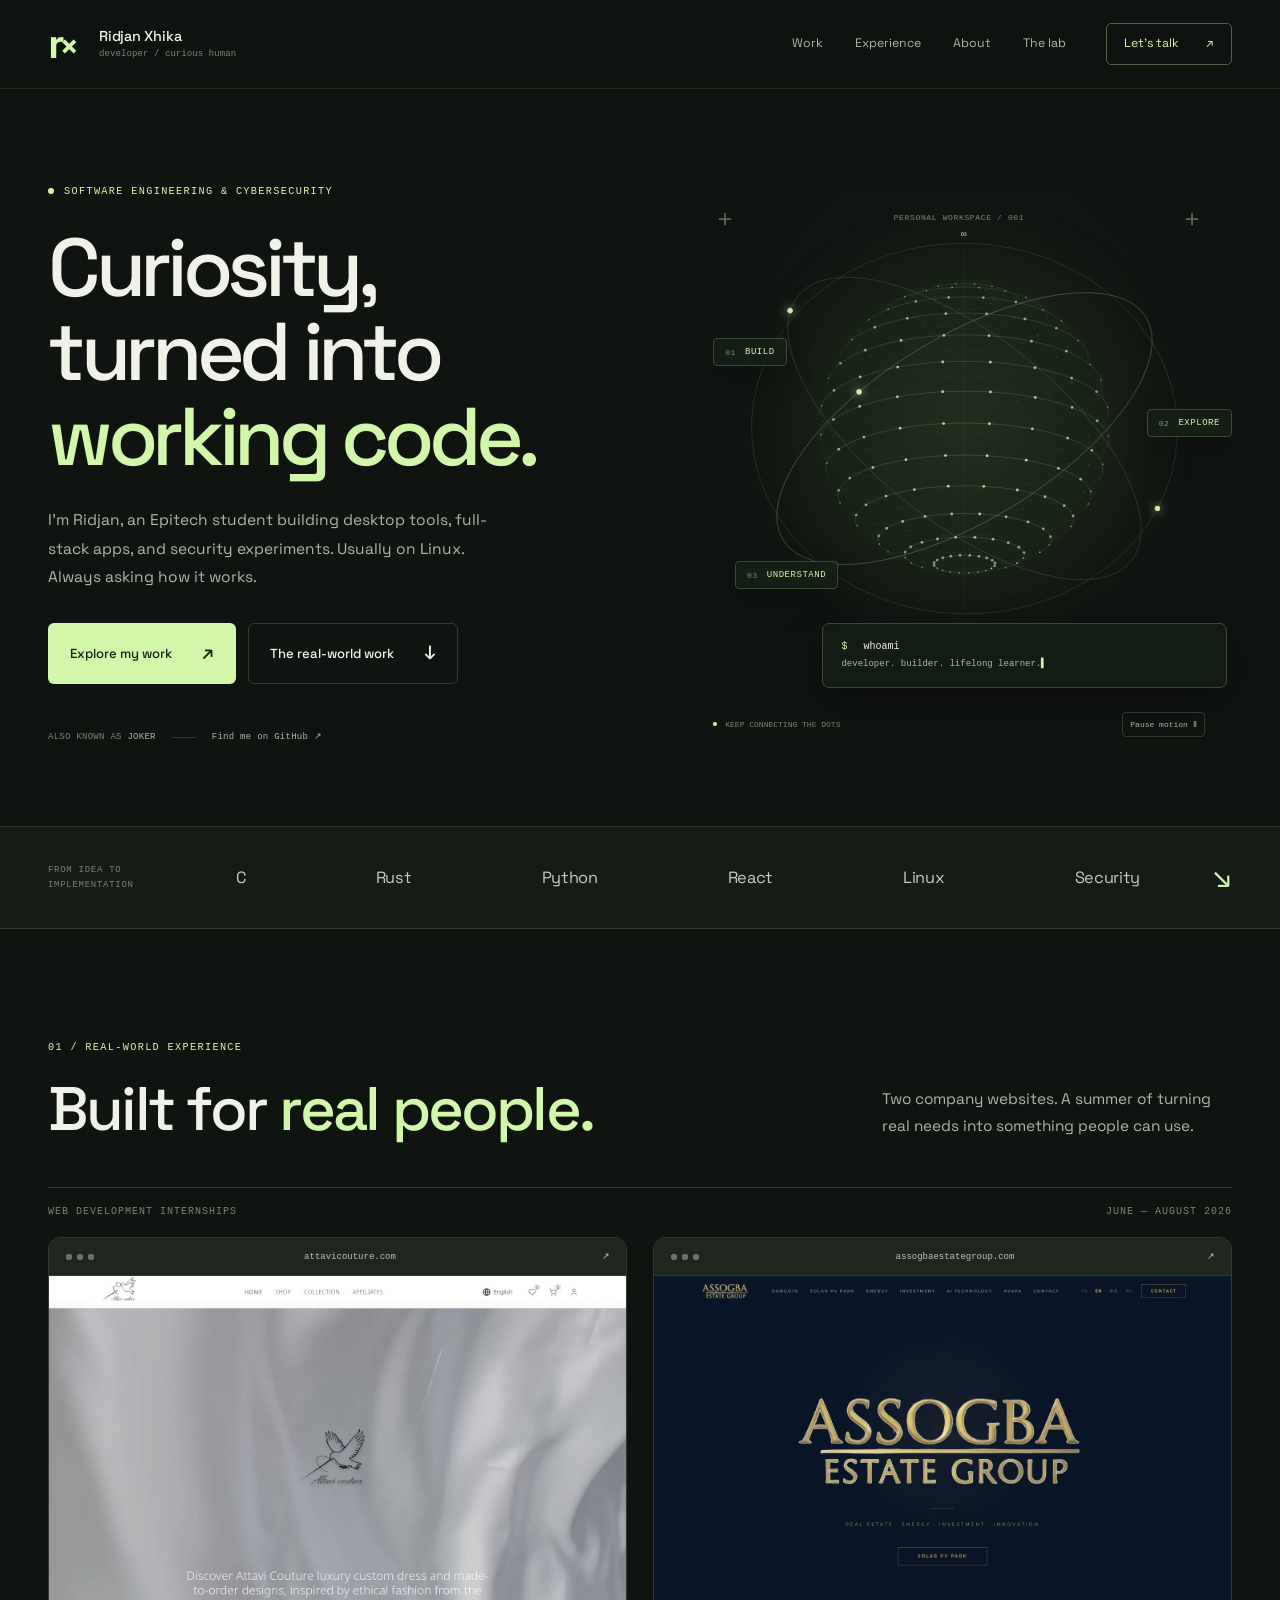
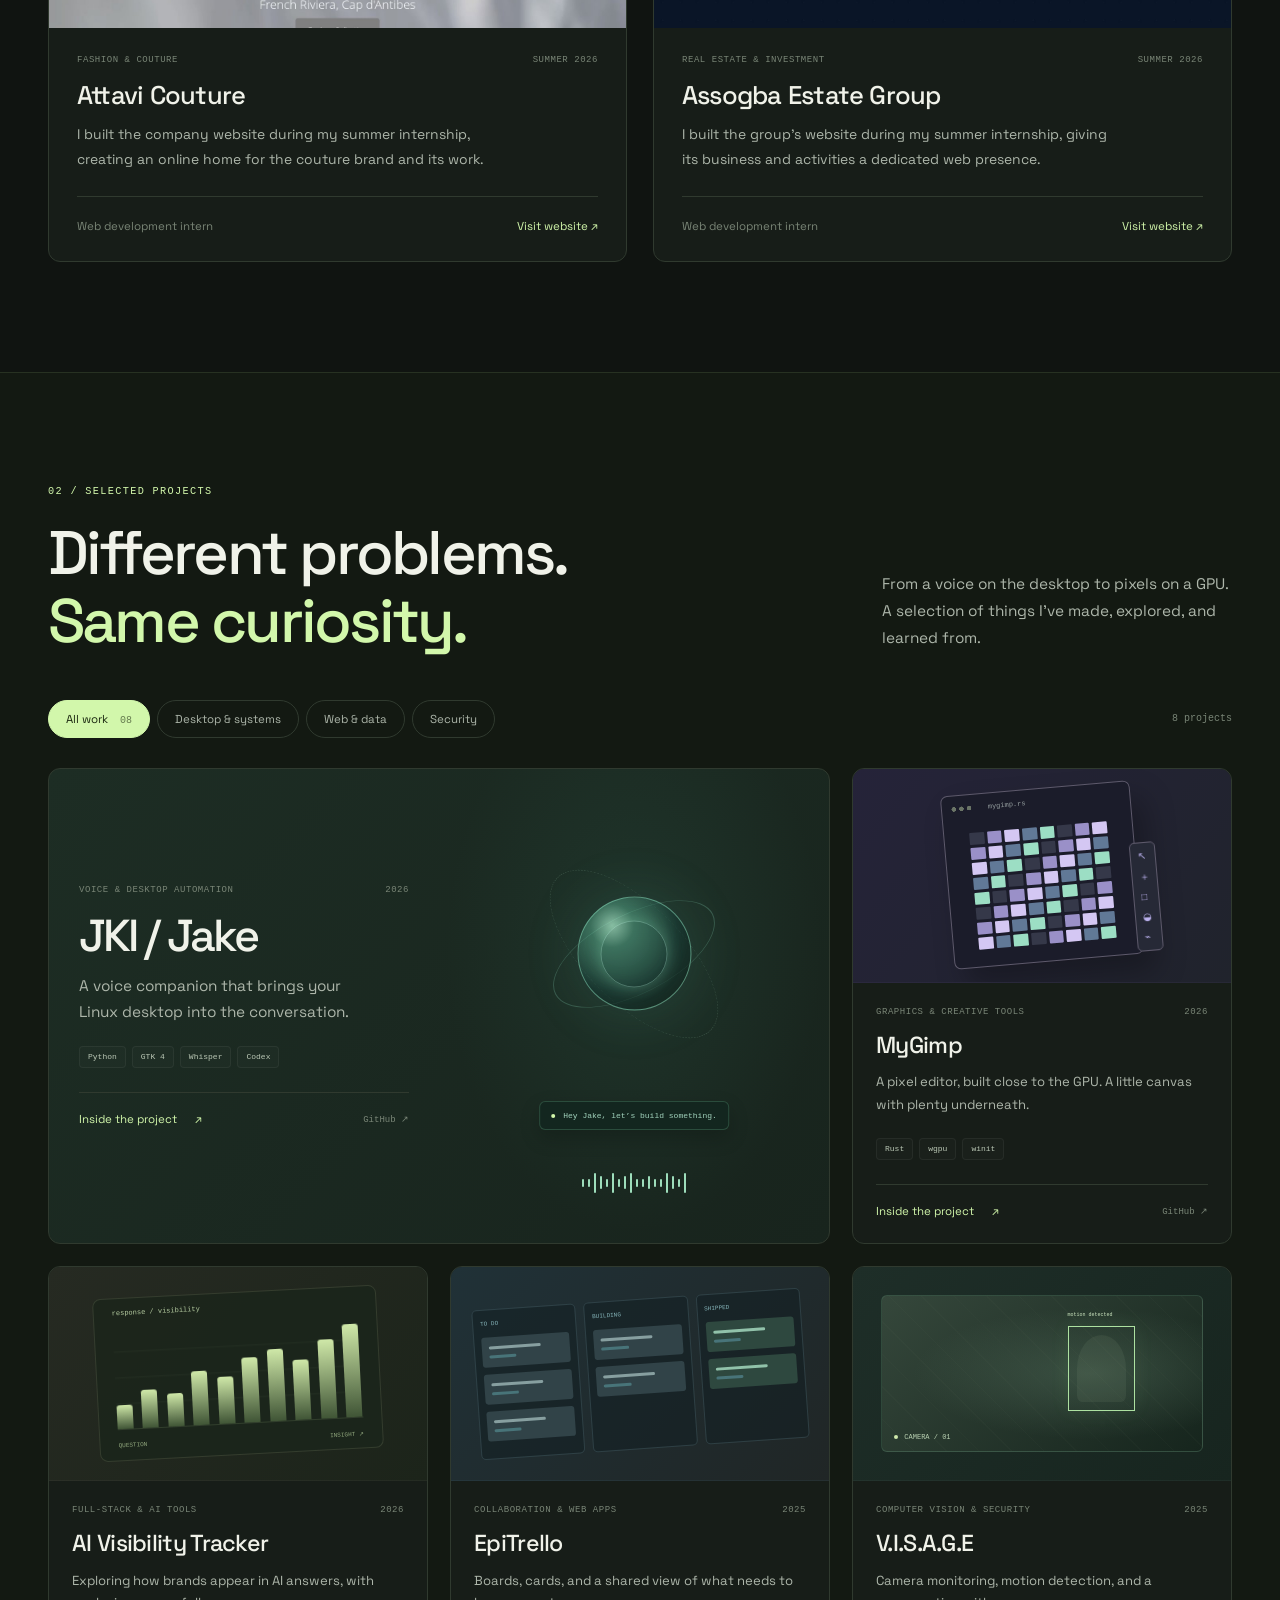
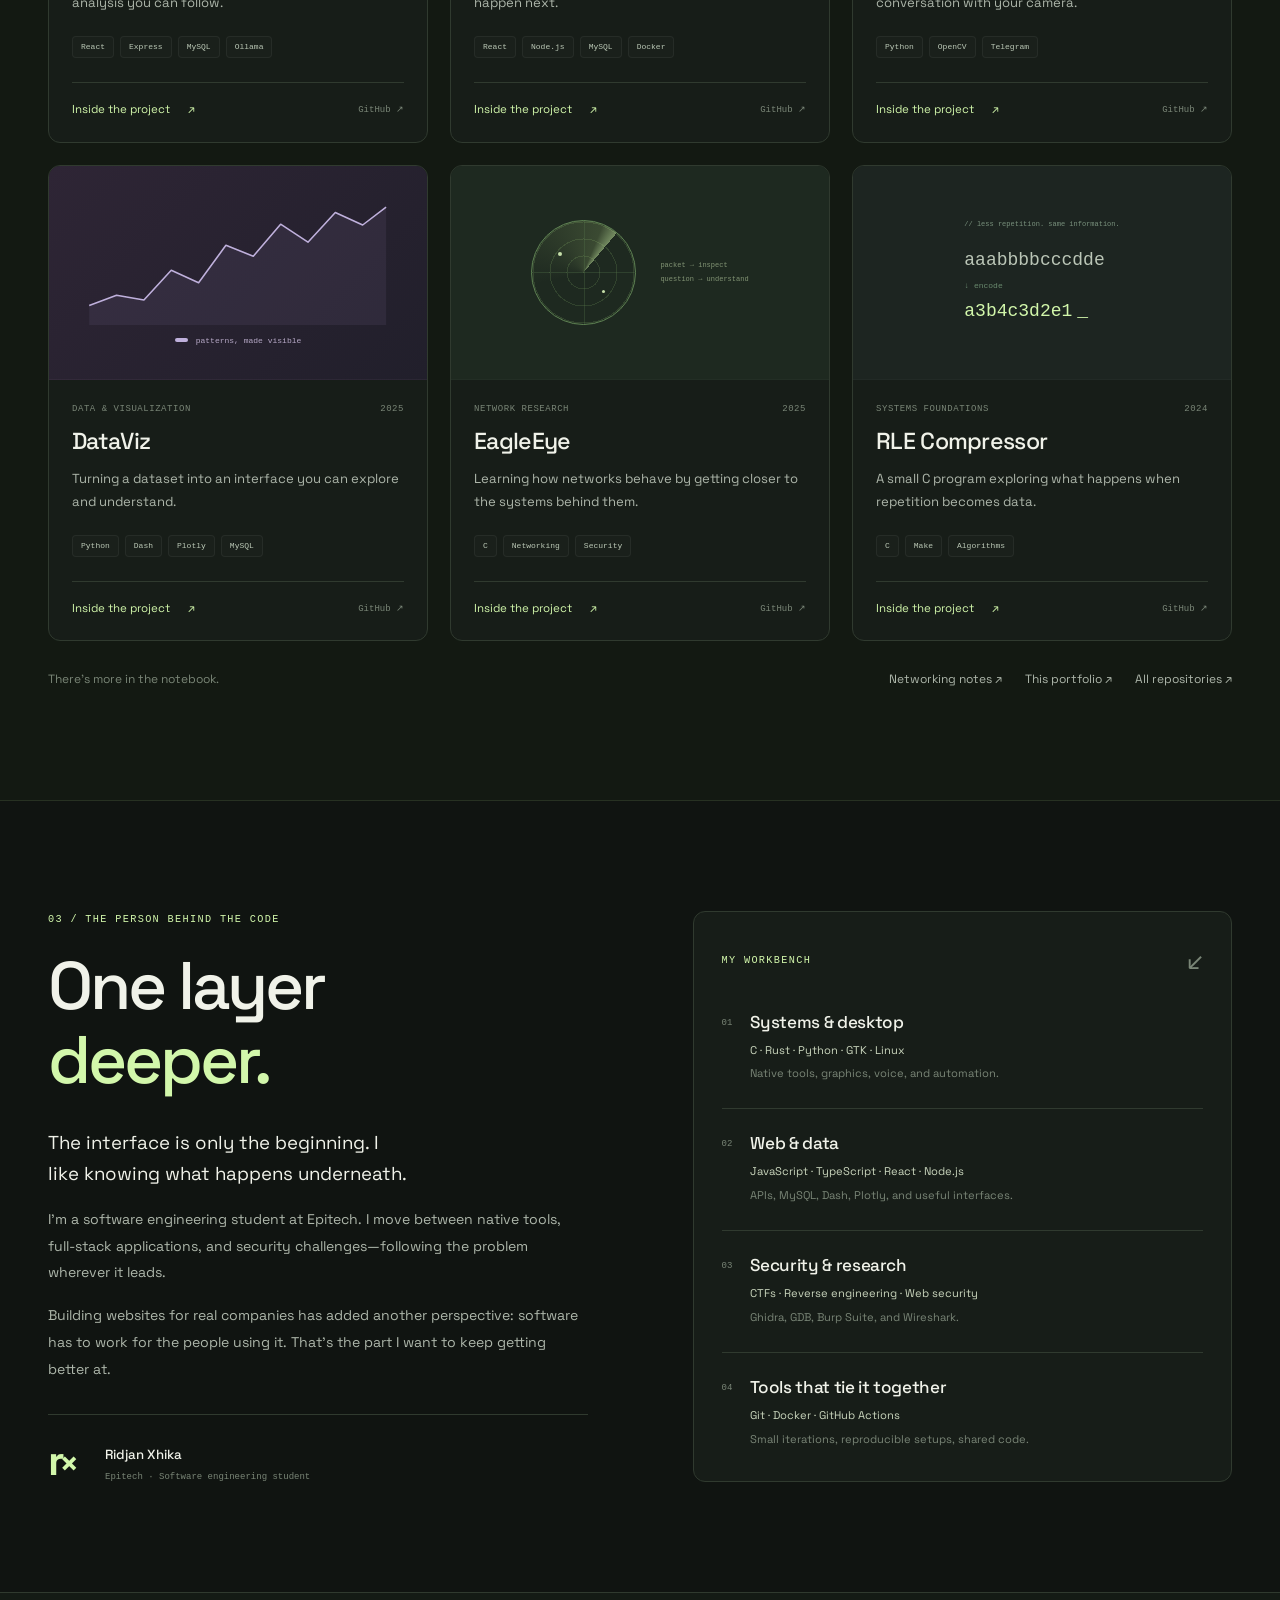
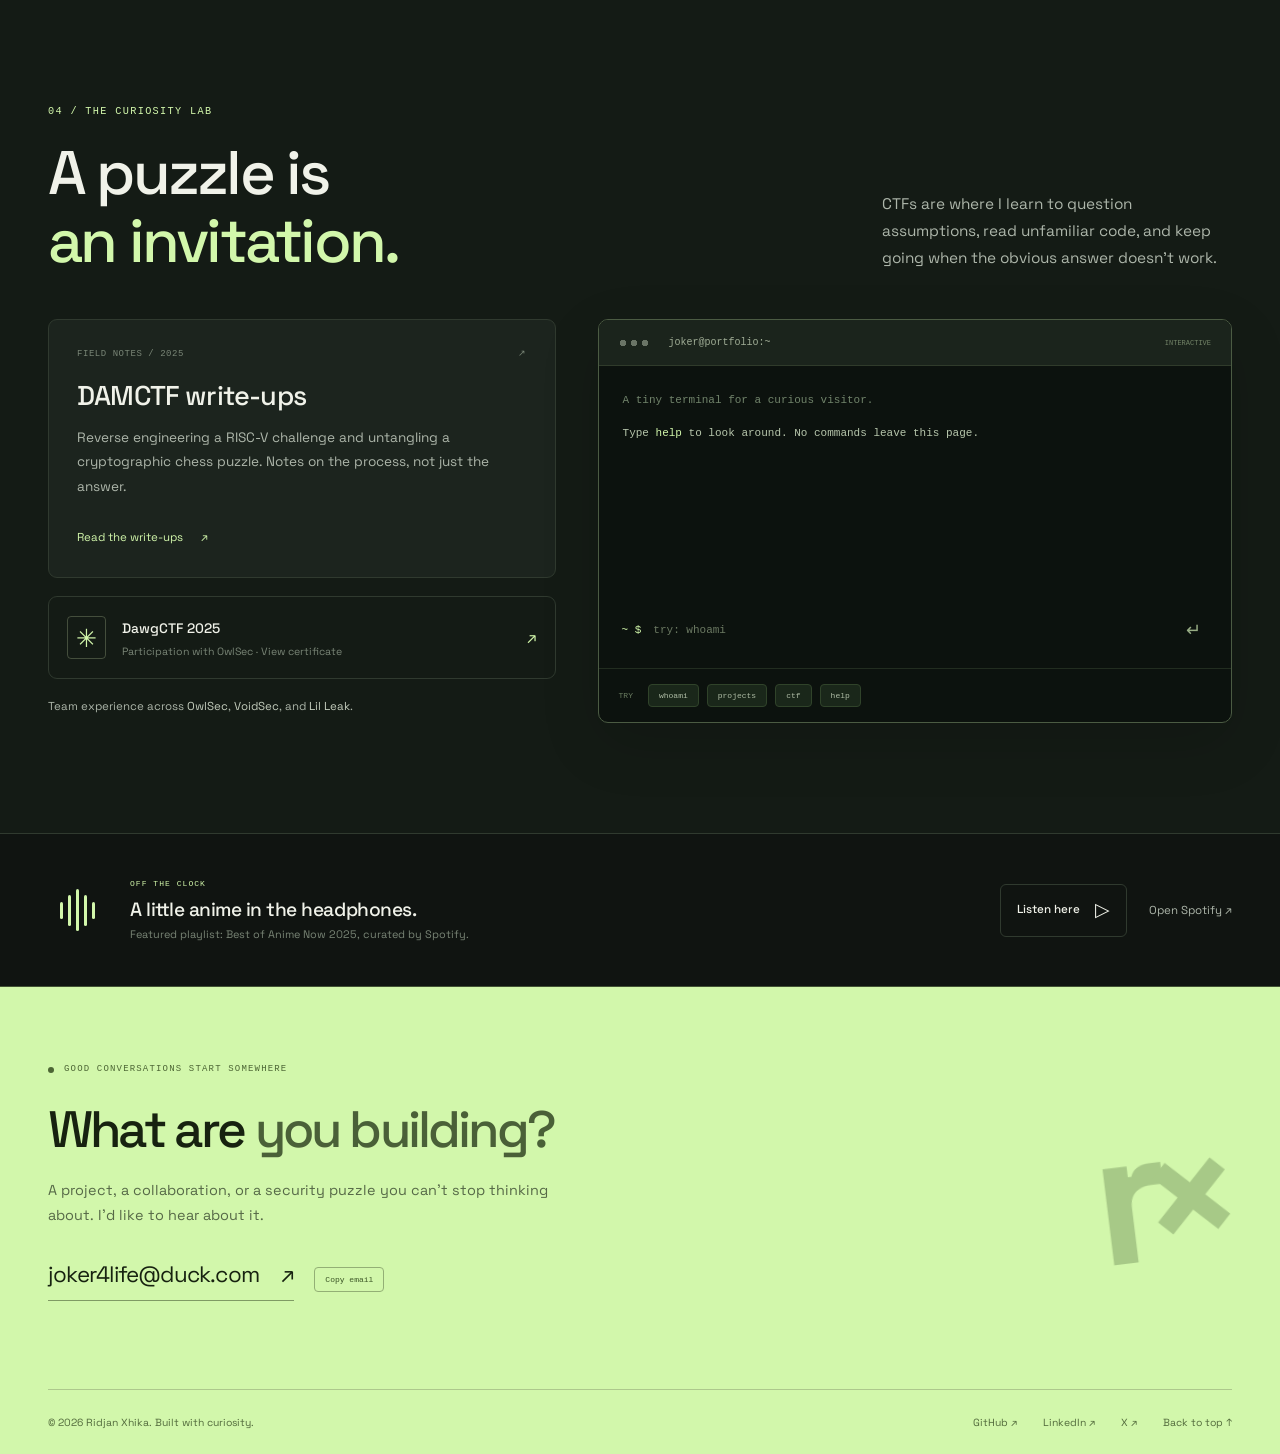
<file: index.html>
<!doctype html>
<html lang="en">
<head>
  <meta charset="utf-8">
  <meta name="viewport" content="width=device-width, initial-scale=1">
  <meta name="theme-color" content="#101411">
  <meta name="description" content="Ridjan Xhika — Epitech student, developer and CTF player. Explore Linux voice tools, Rust graphics, full-stack applications, security projects and web-development internships.">
  <meta property="og:type" content="website">
  <meta property="og:title" content="Ridjan Xhika — Curiosity, turned into working code.">
  <meta property="og:description" content="Software, systems and security. Selected projects and real-world websites by Ridjan Xhika.">
  <meta property="og:url" content="https://ridjan-xhika.github.io/portfolio/">
  <meta property="og:image" content="https://ridjan-xhika.github.io/portfolio/assets/social-card.png">
  <meta name="twitter:card" content="summary_large_image">
  <link rel="canonical" href="https://ridjan-xhika.github.io/portfolio/">
  <link rel="icon" href="assets/favicon.svg" type="image/svg+xml">
  <link rel="preload" href="assets/fonts/space-grotesk-700.ttf" as="font" type="font/ttf" crossorigin>
  <link rel="stylesheet" href="css/style.css">
  <script src="js/site.js" defer></script>
  <title>Ridjan Xhika — Developer & CTF Player</title>
</head>
<body>
  <a class="skip-link" href="#main">Skip to content</a>
  <header class="site-header">
    <nav class="nav wrap" aria-label="Main navigation">
      <a class="brand" href="#home" aria-label="Ridjan Xhika, home"><span class="brand-mark" aria-hidden="true">r<span>×</span></span><span>Ridjan Xhika<span class="brand-sub">developer / curious human</span></span></a>
      <button class="menu-toggle" aria-expanded="false" aria-controls="nav-links"><span></span><span></span><span class="sr-only">Toggle navigation</span></button>
      <div id="nav-links" class="nav-links"><a href="#work">Work</a><a href="#experience">Experience</a><a href="#about">About</a><a href="#lab">The lab</a><a class="nav-contact" href="#contact">Let’s talk <span aria-hidden="true">↗</span></a></div>
    </nav>
  </header>
  <main id="main">
    <section class="hero wrap" id="home" aria-labelledby="hero-title">
      <div class="hero-copy">
        <p class="eyebrow"><span class="status-dot"></span> SOFTWARE ENGINEERING & CYBERSECURITY</p>
        <h1 id="hero-title">Curiosity,<br>turned into<br><span>working code.</span></h1>
        <p class="hero-description">I’m Ridjan, an Epitech student building desktop tools, full-stack apps, and security experiments. Usually on Linux. Always asking how it works.</p>
        <div class="hero-actions"><a class="button button-primary" href="#work">Explore my work <span aria-hidden="true">↗</span></a><a class="button button-quiet" href="#experience">The real-world work <span aria-hidden="true">↓</span></a></div>
        <div class="hero-footnote"><span>ALSO KNOWN AS <b>JOKER</b></span><span class="small-line"></span><a href="https://github.com/ridjan-xhika" target="_blank" rel="noopener noreferrer">Find me on GitHub ↗</a></div>
      </div>
      <div class="hero-visual">
        <div class="visual-top"><span class="crosshair">＋</span><span>PERSONAL WORKSPACE / 001</span><span class="crosshair">＋</span></div>
        <canvas id="constellation" width="560" height="560" aria-hidden="true"></canvas>
        <div class="visual-tag tag-code"><span>01</span> BUILD</div><div class="visual-tag tag-security"><span>02</span> EXPLORE</div><div class="visual-tag tag-learn"><span>03</span> UNDERSTAND</div>
        <div class="visual-terminal"><div><span class="terminal-dollar">$</span> whoami</div><p>developer. builder. lifelong learner.<span class="cursor">▍</span></p></div>
        <div class="visual-bottom"><span><i class="status-dot"></i> KEEP CONNECTING THE DOTS</span><button id="motion-toggle" class="motion-toggle" aria-pressed="false">Pause motion <span aria-hidden="true">Ⅱ</span></button></div>
      </div>
    </section>
    <div class="stack-strip"><div class="wrap"><span class="strip-label">FROM IDEA TO IMPLEMENTATION</span><div><span>C</span><span>Rust</span><span>Python</span><span>React</span><span>Linux</span><span>Security</span></div><span aria-hidden="true">↘</span></div></div>

    <section class="section wrap" id="experience" aria-labelledby="experience-title">
      <div class="section-heading reveal"><div><p class="eyebrow">01 / REAL-WORLD EXPERIENCE</p><h2 id="experience-title">Built for <span>real people.</span></h2></div><p>Two company websites. A summer of turning real needs into something people can use.</p></div>
      <div class="experience-label"><span>WEB DEVELOPMENT INTERNSHIPS</span><span>JUNE — AUGUST 2026</span></div>
      <div class="experience-grid">
        <article class="experience-card reveal"><a class="site-preview" href="https://attavicouture.com/" target="_blank" rel="noopener noreferrer" aria-label="Visit Attavi Couture"><div class="browser-bar"><span class="window-dots"></span><span>attavicouture.com</span><span>↗</span></div><img src="assets/attavi-website.jpg" alt="Homepage of the Attavi Couture website" width="1440" height="1000" loading="lazy"></a><div class="experience-content"><div class="project-meta"><span>FASHION & COUTURE</span><span>SUMMER 2026</span></div><h3>Attavi Couture</h3><p>I built the company website during my summer internship, creating an online home for the couture brand and its work.</p><div class="experience-bottom"><span>Web development intern</span><a href="https://attavicouture.com/" target="_blank" rel="noopener noreferrer">Visit website ↗</a></div></div></article>
        <article class="experience-card reveal"><a class="site-preview" href="https://www.assogbaestategroup.com/" target="_blank" rel="noopener noreferrer" aria-label="Visit Assogba Estate Group"><div class="browser-bar"><span class="window-dots"></span><span>assogbaestategroup.com</span><span>↗</span></div><img src="assets/assogba-website.jpg" alt="Homepage of the Assogba Estate Group website" width="1440" height="1000" loading="lazy"></a><div class="experience-content"><div class="project-meta"><span>REAL ESTATE & INVESTMENT</span><span>SUMMER 2026</span></div><h3>Assogba Estate Group</h3><p>I built the group’s website during my summer internship, giving its business and activities a dedicated web presence.</p><div class="experience-bottom"><span>Web development intern</span><a href="https://www.assogbaestategroup.com/" target="_blank" rel="noopener noreferrer">Visit website ↗</a></div></div></article>
      </div>
    </section>

    <section class="section work-section" id="work" aria-labelledby="work-title"><div class="wrap">
      <div class="section-heading reveal"><div><p class="eyebrow">02 / SELECTED PROJECTS</p><h2 id="work-title">Different problems.<br><span>Same curiosity.</span></h2></div><p>From a voice on the desktop to pixels on a GPU. A selection of things I’ve made, explored, and learned from.</p></div>
      <div class="work-toolbar"><div class="filters" role="group" aria-label="Filter projects"><button class="filter is-active" data-filter="all" aria-pressed="true">All work <span>08</span></button><button class="filter" data-filter="desktop" aria-pressed="false">Desktop & systems</button><button class="filter" data-filter="web" aria-pressed="false">Web & data</button><button class="filter" data-filter="security" aria-pressed="false">Security</button></div><span id="project-count" class="project-count" role="status" aria-live="polite">8 projects</span></div>
      <div class="projects-grid"><article class="project-card project-featured reveal" data-category="desktop" data-project="jki">
      <div class="project-art art-jake" aria-hidden="true"><div class="mini-orbit"><i></i><i></i><div class="jake-core"><span></span></div></div><div class="jake-message"><span class="status-dot"></span> Hey Jake, let’s build something.</div><div class="voice-wave"><i></i><i></i><i></i><i></i><i></i><i></i><i></i><i></i><i></i><i></i><i></i><i></i><i></i><i></i><i></i><i></i><i></i><i></i></div></div>
      <div class="project-content"><div class="project-meta"><span>Voice & desktop automation</span><span>2026</span></div>
      <h3>JKI / Jake</h3><p>A voice companion that brings your Linux desktop into the conversation.</p><ul class="tags" aria-label="Technologies"><li>Python</li><li>GTK 4</li><li>Whisper</li><li>Codex</li></ul>
      <div class="project-actions"><button class="text-button" data-open-project="jki">Inside the project <span aria-hidden="true">↗</span><span class="sr-only">: JKI / Jake</span></button><a class="repo-link" href="https://github.com/ridjan-xhika/JKI" target="_blank" rel="noopener noreferrer" aria-label="View JKI / Jake on GitHub">GitHub <span aria-hidden="true">↗</span></a></div></div>
    </article>
<article class="project-card  reveal" data-category="desktop" data-project="mygimp">
      <div class="project-art art-pixels" aria-hidden="true"><div class="pixel-editor"><div class="mini-title"><span class="window-dots"></span> mygimp.rs</div><div class="pixel-grid"><i class="p0" style="--i:0"></i><i class="p1" style="--i:1"></i><i class="p2" style="--i:2"></i><i class="p3" style="--i:3"></i><i class="p4" style="--i:4"></i><i class="p0" style="--i:5"></i><i class="p1" style="--i:6"></i><i class="p2" style="--i:7"></i><i class="p1" style="--i:8"></i><i class="p2" style="--i:9"></i><i class="p3" style="--i:10"></i><i class="p4" style="--i:11"></i><i class="p0" style="--i:12"></i><i class="p1" style="--i:13"></i><i class="p2" style="--i:14"></i><i class="p3" style="--i:15"></i><i class="p2" style="--i:16"></i><i class="p3" style="--i:17"></i><i class="p4" style="--i:18"></i><i class="p0" style="--i:19"></i><i class="p1" style="--i:20"></i><i class="p2" style="--i:21"></i><i class="p3" style="--i:22"></i><i class="p4" style="--i:23"></i><i class="p3" style="--i:24"></i><i class="p4" style="--i:25"></i><i class="p0" style="--i:26"></i><i class="p1" style="--i:27"></i><i class="p2" style="--i:28"></i><i class="p3" style="--i:29"></i><i class="p4" style="--i:30"></i><i class="p0" style="--i:31"></i><i class="p4" style="--i:32"></i><i class="p0" style="--i:33"></i><i class="p1" style="--i:34"></i><i class="p2" style="--i:35"></i><i class="p3" style="--i:36"></i><i class="p4" style="--i:37"></i><i class="p0" style="--i:38"></i><i class="p1" style="--i:39"></i><i class="p0" style="--i:40"></i><i class="p1" style="--i:41"></i><i class="p2" style="--i:42"></i><i class="p3" style="--i:43"></i><i class="p4" style="--i:44"></i><i class="p0" style="--i:45"></i><i class="p1" style="--i:46"></i><i class="p2" style="--i:47"></i><i class="p1" style="--i:48"></i><i class="p2" style="--i:49"></i><i class="p3" style="--i:50"></i><i class="p4" style="--i:51"></i><i class="p0" style="--i:52"></i><i class="p1" style="--i:53"></i><i class="p2" style="--i:54"></i><i class="p3" style="--i:55"></i><i class="p2" style="--i:56"></i><i class="p3" style="--i:57"></i><i class="p4" style="--i:58"></i><i class="p0" style="--i:59"></i><i class="p1" style="--i:60"></i><i class="p2" style="--i:61"></i><i class="p3" style="--i:62"></i><i class="p4" style="--i:63"></i></div><div class="pixel-tools"><span>↖</span><span>＋</span><span>□</span><span>◒</span><span>⌁</span></div></div></div>
      <div class="project-content"><div class="project-meta"><span>Graphics & creative tools</span><span>2026</span></div>
      <h3>MyGimp</h3><p>A pixel editor, built close to the GPU. A little canvas with plenty underneath.</p><ul class="tags" aria-label="Technologies"><li>Rust</li><li>wgpu</li><li>winit</li></ul>
      <div class="project-actions"><button class="text-button" data-open-project="mygimp">Inside the project <span aria-hidden="true">↗</span><span class="sr-only">: MyGimp</span></button><a class="repo-link" href="https://github.com/ridjan-xhika/MyGimp" target="_blank" rel="noopener noreferrer" aria-label="View MyGimp on GitHub">GitHub <span aria-hidden="true">↗</span></a></div></div>
    </article>
<article class="project-card  reveal" data-category="web" data-project="visibility">
      <div class="project-art art-chart" aria-hidden="true"><div class="chart-art"><div class="mini-title">response / visibility</div><div class="chart-bars"><i style="--h:24%"></i><i style="--h:38%"></i><i style="--h:33%"></i><i style="--h:55%"></i><i style="--h:47%"></i><i style="--h:66%"></i><i style="--h:73%"></i><i style="--h:61%"></i><i style="--h:80%"></i><i style="--h:94%"></i></div><div class="chart-baseline"><span>QUESTION</span><span>INSIGHT ↗</span></div></div></div>
      <div class="project-content"><div class="project-meta"><span>Full-stack & AI tools</span><span>2026</span></div>
      <h3>AI Visibility Tracker</h3><p>Exploring how brands appear in AI answers, with analysis you can follow.</p><ul class="tags" aria-label="Technologies"><li>React</li><li>Express</li><li>MySQL</li><li>Ollama</li></ul>
      <div class="project-actions"><button class="text-button" data-open-project="visibility">Inside the project <span aria-hidden="true">↗</span><span class="sr-only">: AI Visibility Tracker</span></button><a class="repo-link" href="https://github.com/ridjan-xhika/DecuplerExercice" target="_blank" rel="noopener noreferrer" aria-label="View AI Visibility Tracker on GitHub">GitHub <span aria-hidden="true">↗</span></a></div></div>
    </article>
<article class="project-card  reveal" data-category="web" data-project="epitrello">
      <div class="project-art art-kanban" aria-hidden="true"><div class="kanban-art"><div><span>TO DO</span><i><b></b><em></em></i><i><b></b><em></em></i><i><b></b><em></em></i></div><div><span>BUILDING</span><i><b></b><em></em></i><i><b></b><em></em></i></div><div><span>SHIPPED</span><i><b></b><em></em></i><i><b></b><em></em></i></div></div></div>
      <div class="project-content"><div class="project-meta"><span>Collaboration & web apps</span><span>2025</span></div>
      <h3>EpiTrello</h3><p>Boards, cards, and a shared view of what needs to happen next.</p><ul class="tags" aria-label="Technologies"><li>React</li><li>Node.js</li><li>MySQL</li><li>Docker</li></ul>
      <div class="project-actions"><button class="text-button" data-open-project="epitrello">Inside the project <span aria-hidden="true">↗</span><span class="sr-only">: EpiTrello</span></button><a class="repo-link" href="https://github.com/ridjan-xhika/EpiTrello" target="_blank" rel="noopener noreferrer" aria-label="View EpiTrello on GitHub">GitHub <span aria-hidden="true">↗</span></a></div></div>
    </article>
<article class="project-card  reveal" data-category="security" data-project="visage">
      <div class="project-art art-vision" aria-hidden="true"><div class="vision-art"><div class="camera-grid"></div><div class="detection-box"><span>motion detected</span><i></i></div><span class="camera-label"><b></b> CAMERA / 01</span></div></div>
      <div class="project-content"><div class="project-meta"><span>Computer vision & security</span><span>2025</span></div>
      <h3>V.I.S.A.G.E</h3><p>Camera monitoring, motion detection, and a conversation with your camera.</p><ul class="tags" aria-label="Technologies"><li>Python</li><li>OpenCV</li><li>Telegram</li></ul>
      <div class="project-actions"><button class="text-button" data-open-project="visage">Inside the project <span aria-hidden="true">↗</span><span class="sr-only">: V.I.S.A.G.E</span></button><a class="repo-link" href="https://github.com/ridjan-xhika/V.I.S.A.G.E" target="_blank" rel="noopener noreferrer" aria-label="View V.I.S.A.G.E on GitHub">GitHub <span aria-hidden="true">↗</span></a></div></div>
    </article>
<article class="project-card  reveal" data-category="web" data-project="dataviz">
      <div class="project-art art-data" aria-hidden="true"><div class="data-art"><svg viewBox="0 0 380 160"><path class="area" d="M0 135L35 122L70 128L105 90L140 106L175 58L210 72L245 31L280 54L315 16L350 32L380 9V160H0Z"/><path class="line" d="M0 135L35 122L70 128L105 90L140 106L175 58L210 72L245 31L280 54L315 16L350 32L380 9"/></svg><div class="data-key"><i></i> patterns, made visible</div></div></div>
      <div class="project-content"><div class="project-meta"><span>Data & visualization</span><span>2025</span></div>
      <h3>DataViz</h3><p>Turning a dataset into an interface you can explore and understand.</p><ul class="tags" aria-label="Technologies"><li>Python</li><li>Dash</li><li>Plotly</li><li>MySQL</li></ul>
      <div class="project-actions"><button class="text-button" data-open-project="dataviz">Inside the project <span aria-hidden="true">↗</span><span class="sr-only">: DataViz</span></button><a class="repo-link" href="https://github.com/ridjan-xhika/DataViz" target="_blank" rel="noopener noreferrer" aria-label="View DataViz on GitHub">GitHub <span aria-hidden="true">↗</span></a></div></div>
    </article>
<article class="project-card  reveal" data-category="security" data-project="eagleeye">
      <div class="project-art art-radar" aria-hidden="true"><div class="radar-art"><div class="radar-disc"><i></i><b></b><span></span></div><div class="radar-code">packet → inspect<br>question → understand</div></div></div>
      <div class="project-content"><div class="project-meta"><span>Network research</span><span>2025</span></div>
      <h3>EagleEye</h3><p>Learning how networks behave by getting closer to the systems behind them.</p><ul class="tags" aria-label="Technologies"><li>C</li><li>Networking</li><li>Security</li></ul>
      <div class="project-actions"><button class="text-button" data-open-project="eagleeye">Inside the project <span aria-hidden="true">↗</span><span class="sr-only">: EagleEye</span></button><a class="repo-link" href="https://github.com/ridjan-xhika/EagleEye" target="_blank" rel="noopener noreferrer" aria-label="View EagleEye on GitHub">GitHub <span aria-hidden="true">↗</span></a></div></div>
    </article>
<article class="project-card  reveal" data-category="desktop" data-project="rle">
      <div class="project-art art-code" aria-hidden="true"><div class="code-art"><span class="code-muted">// less repetition. same information.</span><div>aaabbbbcccdde</div><span class="code-arrow">↓ encode</span><div class="code-result">a3b4c3d2e1<span>_</span></div></div></div>
      <div class="project-content"><div class="project-meta"><span>Systems foundations</span><span>2024</span></div>
      <h3>RLE Compressor</h3><p>A small C program exploring what happens when repetition becomes data.</p><ul class="tags" aria-label="Technologies"><li>C</li><li>Make</li><li>Algorithms</li></ul>
      <div class="project-actions"><button class="text-button" data-open-project="rle">Inside the project <span aria-hidden="true">↗</span><span class="sr-only">: RLE Compressor</span></button><a class="repo-link" href="https://github.com/ridjan-xhika/simple-RSE" target="_blank" rel="noopener noreferrer" aria-label="View RLE Compressor on GitHub">GitHub <span aria-hidden="true">↗</span></a></div></div>
    </article></div>
      <div class="more-work"><span>There’s more in the notebook.</span><div><a href="https://github.com/ridjan-xhika/obs-notes" target="_blank" rel="noopener noreferrer">Networking notes ↗</a><a href="https://github.com/ridjan-xhika/portfolio" target="_blank" rel="noopener noreferrer">This portfolio ↗</a><a href="https://github.com/ridjan-xhika?tab=repositories" target="_blank" rel="noopener noreferrer">All repositories ↗</a></div></div>
    </div></section>

    <section class="section wrap about-section" id="about" aria-labelledby="about-title">
      <div class="about-copy reveal"><p class="eyebrow">03 / THE PERSON BEHIND THE CODE</p><h2 id="about-title">One layer<br><span>deeper.</span></h2><p class="about-lead">The interface is only the beginning. I like knowing what happens underneath.</p><p>I’m a software engineering student at Epitech. I move between native tools, full-stack applications, and security challenges—following the problem wherever it leads.</p><p>Building websites for real companies has added another perspective: software has to work for the people using it. That’s the part I want to keep getting better at.</p><div class="about-signature"><span class="brand-mark" aria-hidden="true">r<span>×</span></span><div><strong>Ridjan Xhika</strong><span>Epitech · Software engineering student</span></div></div></div>
      <div class="toolkit reveal"><div class="toolkit-heading"><span class="eyebrow">MY WORKBENCH</span><span aria-hidden="true">↙</span></div><div class="skill-group"><span class="skill-number">01</span><div><h3>Systems & desktop</h3><p>C · Rust · Python · GTK · Linux</p><span>Native tools, graphics, voice, and automation.</span></div></div><div class="skill-group"><span class="skill-number">02</span><div><h3>Web & data</h3><p>JavaScript · TypeScript · React · Node.js</p><span>APIs, MySQL, Dash, Plotly, and useful interfaces.</span></div></div><div class="skill-group"><span class="skill-number">03</span><div><h3>Security & research</h3><p>CTFs · Reverse engineering · Web security</p><span>Ghidra, GDB, Burp Suite, and Wireshark.</span></div></div><div class="skill-group"><span class="skill-number">04</span><div><h3>Tools that tie it together</h3><p>Git · Docker · GitHub Actions</p><span>Small iterations, reproducible setups, shared code.</span></div></div></div>
    </section>

    <section class="section lab-section" id="lab" aria-labelledby="lab-title"><div class="wrap">
      <div class="section-heading reveal"><div><p class="eyebrow">04 / THE CURIOSITY LAB</p><h2 id="lab-title">A puzzle is<br><span>an invitation.</span></h2></div><p>CTFs are where I learn to question assumptions, read unfamiliar code, and keep going when the obvious answer doesn’t work.</p></div>
      <div class="lab-grid">
        <div class="lab-notes reveal"><article class="writeup-card"><div class="project-meta"><span>FIELD NOTES / 2025</span><span>↗</span></div><h3>DAMCTF write-ups</h3><p>Reverse engineering a RISC-V challenge and untangling a cryptographic chess puzzle. Notes on the process, not just the answer.</p><a class="text-button" href="https://github.com/ridjan-xhika/damctf" target="_blank" rel="noopener noreferrer">Read the write-ups <span aria-hidden="true">↗</span></a></article><a class="certificate-link" href="assets/dawgctf-2025-certificate.pdf" target="_blank" rel="noopener noreferrer"><div class="certificate-icon" aria-hidden="true">✳</div><div><strong>DawgCTF 2025</strong><span>Participation with OwlSec · View certificate</span></div><span aria-hidden="true">↗</span></a><p class="team-history">Team experience across <strong>OwlSec</strong>, <strong>VoidSec</strong>, and <strong>Lil Leak</strong>.</p></div>
        <div class="terminal reveal" aria-labelledby="terminal-title"><div class="terminal-header"><span class="window-dots"></span><h3 id="terminal-title">joker@portfolio:~</h3><span>INTERACTIVE</span></div><div class="terminal-output" id="terminal-output" role="log" aria-live="polite" aria-relevant="additions"><p class="terminal-muted">A tiny terminal for a curious visitor.</p><p>Type <span class="accent">help</span> to look around. No commands leave this page.</p></div><form class="terminal-form" id="terminal-form"><label for="terminal-input"><span aria-hidden="true">~ $</span><span class="sr-only">Portfolio terminal command</span></label><input id="terminal-input" name="command" autocomplete="off" autocapitalize="off" spellcheck="false" placeholder="try: whoami" maxlength="180"><button aria-label="Run portfolio terminal command">↵</button></form><div class="terminal-shortcuts"><span>TRY</span><button data-command="whoami">whoami</button><button data-command="projects">projects</button><button data-command="ctf">ctf</button><button data-command="help">help</button></div></div>
      </div>
    </div></section>

    <section class="soundtrack wrap" aria-labelledby="soundtrack-title"><div class="soundtrack-icon" aria-hidden="true"><i></i><i></i><i></i><i></i><i></i></div><div><p class="eyebrow">OFF THE CLOCK</p><h2 id="soundtrack-title">A little anime in the headphones.</h2><p>Featured playlist: Best of Anime Now 2025, curated by Spotify.</p></div><div class="soundtrack-actions"><button class="button button-quiet" id="spotify-toggle" aria-expanded="false" aria-controls="spotify-player">Listen here <span aria-hidden="true">▷</span></button><a href="https://open.spotify.com/playlist/37i9dQZF1DXdBREWaHui4o" target="_blank" rel="noopener noreferrer">Open Spotify ↗</a></div><div id="spotify-player" hidden></div></section>

    <section class="contact-section" id="contact" aria-labelledby="contact-title"><div class="wrap"><div class="contact-top"><div><p class="eyebrow"><span class="status-dot"></span> GOOD CONVERSATIONS START SOMEWHERE</p><h2 id="contact-title">What are <span>you building?</span></h2><p>A project, a collaboration, or a security puzzle you can’t stop thinking about. I’d like to hear about it.</p><a class="contact-email" href="mailto:joker4life@duck.com">joker4life@duck.com <span aria-hidden="true">↗</span></a><button class="copy-button" id="copy-email">Copy email</button><span id="copy-status" role="status" class="copy-status"></span></div><div class="contact-mark" aria-hidden="true">r<span>×</span></div></div><footer class="site-footer"><span>© <span id="year">2026</span> Ridjan Xhika. Built with curiosity.</span><div><a href="https://github.com/ridjan-xhika" target="_blank" rel="noopener noreferrer">GitHub ↗</a><a href="https://linkedin.com/in/ridjan-xhika-8a0a312ab/" target="_blank" rel="noopener noreferrer">LinkedIn ↗</a><a href="https://x.com/joker4re" target="_blank" rel="noopener noreferrer">X ↗</a><a href="#home">Back to top ↑</a></div></footer></div></section>
  </main>
  <dialog id="project-dialog" aria-labelledby="dialog-title"><div class="dialog-top"><span id="dialog-category" class="eyebrow"></span><button class="dialog-close" id="dialog-close" aria-label="Close project details">×</button></div><div class="dialog-content"><h2 id="dialog-title"></h2><p id="dialog-intro"></p><ul id="dialog-points"></ul><ul id="dialog-tags" class="tags"></ul><a id="dialog-repo" class="button button-primary" target="_blank" rel="noopener noreferrer">Explore the code <span aria-hidden="true">↗</span></a></div></dialog>
  <script id="project-data" type="application/json">[{"id": "jki", "name": "JKI / Jake", "category": "desktop", "eyebrow": "Voice & desktop automation", "summary": "A voice companion that brings your Linux desktop into the conversation.", "stack": ["Python", "GTK 4", "Whisper", "Codex"], "repo": "JKI", "year": "2026", "intro": "Jake connects local speech recognition with an existing Codex conversation, turning a wake word into desktop commands and spoken replies.", "points": ["Vosk wake-word detection and Whisper transcription run locally.", "Piper speech, an animated GTK orb, music controls, and startup integration.", "Model and reasoning controls persist and travel with each new request."], "art": "jake", "featured": true}, {"id": "mygimp", "name": "MyGimp", "category": "desktop", "eyebrow": "Graphics & creative tools", "summary": "A pixel editor, built close to the GPU. A little canvas with plenty underneath.", "stack": ["Rust", "wgpu", "winit"], "repo": "MyGimp", "year": "2026", "intro": "A lightweight pixel-art editor written in Rust, using wgpu for rendering and winit for the application window.", "points": ["Brush drawing, a color palette, and adjustable brush size.", "PNG and JPEG import, image export, and project save/load.", "A practical exploration of GPU rendering and native application design."], "art": "pixels"}, {"id": "visibility", "name": "AI Visibility Tracker", "category": "web", "eyebrow": "Full-stack & AI tools", "summary": "Exploring how brands appear in AI answers, with analysis you can follow.", "stack": ["React", "Express", "MySQL", "Ollama"], "repo": "DecuplerExercice", "year": "2026", "intro": "An application for analyzing brand mentions in answers from AI providers, including local Ollama and Google Gemini.", "points": ["Generates queries and analyzes mentions, competitors, and sentiment.", "Streams analysis progress and presents visibility history in charts.", "Connects a React interface, an Express API, and MySQL storage."], "art": "chart"}, {"id": "epitrello", "name": "EpiTrello", "category": "web", "eyebrow": "Collaboration & web apps", "summary": "Boards, cards, and a shared view of what needs to happen next.", "stack": ["React", "Node.js", "MySQL", "Docker"], "repo": "EpiTrello", "year": "2025", "intro": "A collaborative task-management application with a React client and an Express/MySQL backend.", "points": ["Board, list, table, and calendar views for organizing work.", "Organizations, sharing, user profiles, and audit logs.", "Authentication and permissions are handled by the backend."], "art": "kanban"}, {"id": "visage", "name": "V.I.S.A.G.E", "category": "security", "eyebrow": "Computer vision & security", "summary": "Camera monitoring, motion detection, and a conversation with your camera.", "stack": ["Python", "OpenCV", "Telegram"], "repo": "V.I.S.A.G.E", "year": "2025", "intro": "A Python camera-monitoring project combining OpenCV processing with Telegram bot controls.", "points": ["Live camera capture and motion detection.", "Face detection, snapshots, and video capture commands.", "An exploration of camera pipelines and event-driven automation."], "art": "vision"}, {"id": "dataviz", "name": "DataViz", "category": "web", "eyebrow": "Data & visualization", "summary": "Turning a dataset into an interface you can explore and understand.", "stack": ["Python", "Dash", "Plotly", "MySQL"], "repo": "DataViz", "year": "2025", "intro": "An interactive COVID-19 data dashboard built with Dash and Plotly, backed by MySQL.", "points": ["Country and date filters for exploring historical data.", "Charts and summary views built around a reusable data pipeline.", "Python modules for fetching, storing, and synchronizing data."], "art": "data"}, {"id": "eagleeye", "name": "EagleEye", "category": "security", "eyebrow": "Network research", "summary": "Learning how networks behave by getting closer to the systems behind them.", "stack": ["C", "Networking", "Security"], "repo": "EagleEye", "year": "2025", "intro": "An educational network-security research project written in C.", "points": ["Hands-on systems and networking exploration.", "Developed for research in environments where testing is authorized.", "Part of an ongoing interest in how software communicates."], "art": "radar"}, {"id": "rle", "name": "RLE Compressor", "category": "desktop", "eyebrow": "Systems foundations", "summary": "A small C program exploring what happens when repetition becomes data.", "stack": ["C", "Make", "Algorithms"], "repo": "simple-RSE", "year": "2024", "intro": "A text-compression project implementing run-length encoding in C.", "points": ["Replaces repeated characters with a character and repetition count.", "Works with input and output files through a command-line interface.", "A focused exercise in algorithms, file handling, and small native tools."], "art": "code"}]</script>
</body>
</html>
</file>
<file: css/style.css>
@font-face{font-family:Space;src:url('../assets/fonts/space-grotesk-400.ttf') format('truetype');font-weight:400;font-display:swap}
@font-face{font-family:Space;src:url('../assets/fonts/space-grotesk-500.ttf') format('truetype');font-weight:500;font-display:swap}
@font-face{font-family:Space;src:url('../assets/fonts/space-grotesk-700.ttf') format('truetype');font-weight:700;font-display:swap}
:root{--bg:#101411;--surface:#171d18;--surface-2:#1c241e;--text:#f0f2e9;--muted:#adb6aa;--dim:#798576;--line:#303a2f;--accent:#d2f7ab;--mint:#83dbc2;--lavender:#bcb2ef;--font:Space,Arial,sans-serif;--mono:ui-monospace,SFMono-Regular,Consolas,monospace;color-scheme:dark;scroll-behavior:smooth}
*{box-sizing:border-box}body{margin:0;background:var(--bg);color:var(--text);font-family:var(--font);font-size:16px;line-height:1.6;-webkit-font-smoothing:antialiased}body.modal-open{overflow:hidden}button,input{font:inherit}button,a,input{-webkit-tap-highlight-color:transparent}button{cursor:pointer;color:inherit}a{color:inherit;text-decoration:none}button{border:0}button:disabled{cursor:default}a,button{touch-action:manipulation}a:focus-visible,button:focus-visible,input:focus-visible{outline:2px solid var(--accent);outline-offset:5px}button::-moz-focus-inner{border:0}::selection{background:var(--accent);color:var(--bg)}img,svg{display:block;max-width:100%}p,h1,h2,h3,ul{margin:0}p{color:var(--muted)}h1,h2,h3{font-weight:500;line-height:1.1;letter-spacing:-.045em}h2{font-size:clamp(2.5rem,4.8vw,4rem)}h2>span{color:var(--accent)}h3{font-size:1.6rem;letter-spacing:-.03em}button,.button,a{transition:color .2s,background .2s,border-color .2s,transform .2s}button:hover,a:hover{color:var(--accent)}[hidden]{display:none!important}[id]{scroll-margin-top:110px}.wrap{width:min(1200px,calc(100% - 96px));margin-inline:auto}.section{padding-block:110px}.eyebrow{font-family:var(--mono);font-size:.64rem;letter-spacing:.13em;line-height:1.65;color:var(--accent);font-weight:400;display:flex;gap:10px;align-items:center}.status-dot{width:6px;height:6px;background:var(--accent);border-radius:50%;display:inline-block;flex-shrink:0}.has-motion .status-dot{animation:breathe 3.4s ease-in-out infinite}.section-heading{display:flex;justify-content:space-between;gap:60px;align-items:end;margin-bottom:44px}.section-heading .eyebrow{margin-bottom:20px}.section-heading>p{max-width:350px;font-size:.96rem;line-height:1.75;padding-bottom:4px}.button{display:inline-flex;align-items:center;justify-content:center;gap:30px;font-size:.82rem;padding:15px 21px;border-radius:6px;font-weight:500;line-height:1.5;white-space:nowrap;border:1px solid transparent}.button-primary{background:var(--accent);color:#17210f}.button-primary:hover{background:#e6ffca;color:#101411;transform:translateY(-2px)}.button-quiet{background:transparent;border-color:var(--line)}.button-quiet:hover{border-color:#72836a;background:#202a1e}.button span{font-size:1.2rem}.sr-only{position:absolute;width:1px;height:1px;padding:0;margin:-1px;overflow:hidden;clip:rect(0,0,0,0);white-space:nowrap;border:0}.skip-link{position:fixed;top:10px;left:10px;z-index:100;background:var(--accent);color:var(--bg);padding:10px 20px;transform:translateY(-160%)}.skip-link:focus{transform:translateY(0)}
/* Navigation */
.site-header{position:sticky;top:0;z-index:40;background:#101411ec;backdrop-filter:blur(16px);border-bottom:1px solid #253020}.nav{display:flex;align-items:center;justify-content:space-between;min-height:88px;gap:24px}.brand{display:flex;align-items:center;gap:14px;font-weight:500;font-size:.9rem;line-height:1.4;letter-spacing:-.015em}.brand-mark{font-size:42px;line-height:1;letter-spacing:-6px;font-weight:700;color:var(--accent);display:inline-block;padding-right:6px}.brand-mark>span{font-size:33px;letter-spacing:0}.brand-sub{display:block;font:9px/1.8 var(--mono);letter-spacing:.01em;color:var(--dim)}.nav-links{display:flex;align-items:center;gap:32px;font-size:.77rem;color:var(--muted)}.nav-links>a[aria-current=true]{color:var(--accent)}.nav-contact{border:1px solid #546149;border-radius:5px;padding:10px 17px;color:var(--accent);margin-left:8px}.nav-contact span{margin-left:24px}.nav-contact:hover{background:var(--accent);color:var(--bg)}.menu-toggle{display:none}
/* Hero and original canvas artwork */
.hero{display:grid;grid-template-columns:1.15fr 1fr;gap:10px;align-items:center;padding-block:94px 82px;min-height:690px}.hero h1{font-weight:500;font-size:clamp(3.5rem,6.4vw,5.6rem);line-height:1.03;letter-spacing:-.065em;margin:26px 0 27px;position:relative;z-index:1}.hero h1>span{color:var(--accent)}.hero-description{max-width:468px;font-size:.97rem;line-height:1.85}.hero-actions{display:flex;gap:12px;margin-top:31px}.hero-footnote{display:flex;align-items:center;gap:16px;font-family:var(--mono);font-size:9px;letter-spacing:.03em;color:var(--dim);margin-top:46px}.hero-footnote b{font-weight:400;color:var(--muted)}.small-line{height:1px;background:var(--line);width:24px}.hero-footnote>a{color:var(--muted)}.hero-visual{position:relative;min-width:0;width:100%;aspect-ratio:1;isolation:isolate;background:radial-gradient(ellipse at 50% 40%,#32432b26,transparent 65%)}.hero-visual:before{content:"";position:absolute;inset:20px;background-image:linear-gradient(#9bad8c08 1px,transparent 1px),linear-gradient(90deg,#9bad8c08 1px,transparent 1px);background-size:36px 36px;mask-image:radial-gradient(ellipse,black,transparent 75%);z-index:-1}.hero-visual canvas{width:100%;height:100%;position:absolute;inset:0;z-index:-1}.visual-top,.visual-bottom{display:flex;align-items:center;justify-content:space-between;font:8px var(--mono);letter-spacing:.08em;color:var(--dim);position:absolute;left:5%;right:5%}.visual-top{top:2%}.crosshair{font-size:24px;color:#5f7259}.visual-bottom{bottom:0;letter-spacing:0;gap:12px}.visual-bottom>span{display:flex;align-items:center;gap:8px}.visual-bottom .status-dot{width:4px;height:4px}.motion-toggle{font:8px var(--mono);padding:7px;background:transparent;color:var(--muted);border:1px solid var(--line);border-radius:4px;white-space:nowrap}.motion-toggle>span{margin-left:9px}.visual-tag{position:absolute;display:flex;align-items:center;gap:9px;padding:8px 11px;border:1px solid #3a4d34;font:9px var(--mono);background:#162016db;box-shadow:0 12px 32px #0003;color:var(--accent);border-radius:4px;letter-spacing:.06em;z-index:2}.visual-tag>span{color:#76966c;font-size:8px}.tag-code{top:27%;left:5%}.tag-security{top:40%;right:0}.tag-learn{bottom:27%;left:9%}.has-motion .visual-tag{animation:float 7s ease-in-out infinite}.has-motion .tag-security{animation-delay:-3s}.has-motion .tag-learn{animation-delay:-5s}.visual-terminal{position:absolute;bottom:9%;left:25%;right:1%;font:10px/1.8 var(--mono);padding:14px 18px;background:#141d15f2;border:1px solid #3c4c35;border-radius:7px;box-shadow:0 12px 38px #0005}.visual-terminal p{color:#aabb9e;font-size:9px}.terminal-dollar{color:var(--accent);margin-right:10px}.cursor{color:var(--accent)}.has-motion .cursor{animation:blink 1.5s steps(2,end) infinite}.stack-strip{border-block:1px solid var(--line);background:#151b15}.stack-strip>.wrap{display:flex;justify-content:space-between;align-items:center;gap:28px;padding-block:26px}.strip-label{font:9px var(--mono);letter-spacing:.08em;color:var(--dim);max-width:115px;line-height:1.6}.stack-strip .wrap>div{display:flex;justify-content:space-between;flex:1;gap:24px;padding-inline:45px;color:#c5cfbe;font-size:1.02rem;letter-spacing:-.02em}.stack-strip .wrap>span:last-child{color:var(--accent);font-size:1.9rem}
/* Experience */
.experience-label{font:10px var(--mono);letter-spacing:.1em;color:var(--dim);display:flex;justify-content:space-between;border-top:1px solid var(--line);padding:18px 0 20px}.experience-grid{display:grid;grid-template-columns:1fr 1fr;gap:26px}.experience-card{border:1px solid var(--line);border-radius:12px;overflow:hidden;background:var(--surface)}.site-preview{display:block;background:#22281f;overflow:hidden}.site-preview img{aspect-ratio:1.64;object-fit:cover;object-position:top;width:100%;height:auto;transition:transform .7s}.site-preview:hover img{transform:scale(1.015)}.browser-bar{padding:13px 16px;display:flex;align-items:center;justify-content:space-between;gap:10px;font:9px var(--mono);color:#bbc4b7;background:#1f261e;border-bottom:1px solid var(--line)}.window-dots{display:flex;align-items:center;gap:4px;width:33px;height:8px;background:radial-gradient(circle at 4px,#6a7466 3px,transparent 3.5px),radial-gradient(circle at 15px,#6a7466 3px,transparent 3.5px),radial-gradient(circle at 26px,#6a7466 3px,transparent 3.5px);flex-shrink:0}.experience-content{padding:26px 28px}.project-meta{display:flex;justify-content:space-between;gap:16px;font:9px/1.4 var(--mono);color:var(--dim);text-transform:uppercase;letter-spacing:.06em}.experience-content h3{margin-top:14px;margin-bottom:13px}.experience-content p{font-size:.87rem;line-height:1.8;max-width:440px}.experience-bottom{margin-top:24px;padding-top:20px;border-top:1px solid var(--line);display:flex;justify-content:space-between;align-items:center;gap:12px;font-size:.72rem}.experience-bottom>span{color:var(--dim)}.experience-bottom>a{color:var(--accent)}
/* Work grid */
.work-section{background:#131912;border-block:1px solid #273122}.work-toolbar{display:flex;justify-content:space-between;align-items:center;gap:16px;margin-bottom:30px}.filters{display:flex;gap:7px;flex-wrap:wrap}.filter{background:transparent;color:var(--muted);border:1px solid var(--line);border-radius:30px;padding:9px 17px;font-size:.72rem;white-space:nowrap}.filter:hover{background:#273020;color:var(--text)}.filter.is-active{background:var(--accent);color:#1c2911;border-color:var(--accent)}.filter>span{margin-left:9px;font:10px var(--mono);opacity:.6}.project-count{font:10px var(--mono);color:var(--dim);white-space:nowrap}.projects-grid{display:grid;grid-template-columns:repeat(3,minmax(0,1fr));gap:22px}.project-card{background:var(--surface);border:1px solid var(--line);border-radius:12px;overflow:hidden;min-width:0;display:flex;flex-direction:column;transition:border-color .3s,transform .3s}.project-card:hover{border-color:#526044;transform:translateY(-3px)}.project-featured{grid-column:span 2;display:grid;grid-template-columns:1fr 1fr;align-items:stretch;background:linear-gradient(135deg,#1d2d24,#18241d)}.projects-grid.is-filtered .project-featured{grid-column:span 1;display:flex}.project-art{height:214px;position:relative;overflow:hidden;display:flex;align-items:center;justify-content:center;background:#192119;border-bottom:1px solid #ffffff06}.project-featured>.project-art{height:auto;border-bottom:0;min-height:385px;background:radial-gradient(ellipse at 50% 38%,#32655438,transparent 68%);order:2}.projects-grid.is-filtered .project-featured>.project-art{min-height:214px;height:214px;order:0}.project-content{padding:23px;display:flex;flex-direction:column;flex:1}.project-featured .project-content{padding:30px;justify-content:center}.project-content h3{font-size:1.45rem;margin-top:14px;margin-bottom:13px}.project-featured h3{font-size:2.8rem;letter-spacing:-.065em}.project-content>p{font-size:.82rem;line-height:1.75;flex:1}.project-featured .project-content>p{flex:0;font-size:.96rem;line-height:1.7;max-width:285px}.tags{display:flex;gap:6px;list-style:none;padding:0;flex-wrap:wrap;margin:21px 0 24px}.tags>li{padding:4px 8px;background:#ffffff04;border:1px solid #ffffff0d;color:#bbc8b6;border-radius:4px;font:8px/1.5 var(--mono);white-space:nowrap}.project-actions{border-top:1px solid var(--line);padding-top:17px;display:flex;align-items:center;justify-content:space-between;gap:8px}.text-button{display:inline-flex;gap:18px;align-items:center;padding:0;background:transparent;color:var(--accent);font-size:.72rem}.text-button:hover{color:#efffdd;gap:24px}.repo-link{font:9px var(--mono);color:var(--dim)}.more-work{padding-top:29px;display:flex;justify-content:space-between;gap:24px;align-items:center;font-size:.75rem}.more-work>span{color:var(--dim)}.more-work>div{display:flex;gap:23px}.more-work a{color:var(--muted)}
/* Small, original illustrations for each project */
.mini-orbit{position:absolute;width:185px;height:185px;left:50%;top:39%;transform:translate(-50%,-50%)}.mini-orbit>i{position:absolute;inset:4px;border:1px solid #75b99e4f;border-radius:50%;transform:rotate(-27deg) scaleY(.45)}.mini-orbit>i:nth-child(2){inset:-16px;transform:rotate(45deg) scaleY(.45);border-style:dashed;border-color:#6b8e794f}.jake-core{width:114px;height:114px;position:absolute;top:50%;left:50%;transform:translate(-50%,-50%);border-radius:50%;background:radial-gradient(circle at 30% 25%,#b9fcdbaa,#69cfab66 19%,#2a6a6055 57%,#28433699 80%);border:1px solid #87d9b980;box-shadow:inset -12px -14px 24px #020e1066,0 0 60px #69c7ac20}.jake-core:after{content:"";position:absolute;inset:20%;border-radius:50%;border:1px solid #bffce548;box-shadow:0 0 15px #a0f4c744}.has-motion .jake-core{animation:orb-breathe 4s ease-in-out infinite}.jake-message{position:absolute;top:70%;left:50%;transform:translateX(-50%);padding:9px 11px;display:flex;gap:8px;align-items:center;border:1px solid #57987955;background:#14271ff0;white-space:nowrap;font:8px var(--mono);color:#a2d3bd;border-radius:6px;box-shadow:0 8px 20px #0003}.jake-message .status-dot{width:4px;height:4px}.voice-wave{position:absolute;bottom:10%;display:flex;align-items:center;gap:4px;height:26px}.voice-wave i{width:2px;background:#9dddbb;height:8px;border-radius:2px}.voice-wave i:nth-child(3n){height:20px}.voice-wave i:nth-child(4n){height:13px}.has-motion .voice-wave i{animation:wave 1.5s ease-in-out infinite}.has-motion .voice-wave i:nth-child(3n){animation-delay:-.5s}.has-motion .voice-wave i:nth-child(4n){animation-delay:-.9s}.art-pixels{background:linear-gradient(130deg,#252339,#20232c)}.pixel-editor{position:relative;width:190px;background:#1b1c2a;border:1px solid #5d596b;border-radius:7px;transform:rotate(-5deg);box-shadow:12px 18px 30px #0004}.mini-title{font:7px var(--mono);padding:9px;color:#949d9e;display:flex;align-items:center;gap:12px}.mini-title .window-dots{transform:scale(.7);transform-origin:left center;margin-right:-8px}.pixel-grid{display:grid;grid-template-columns:repeat(8,1fr);gap:3px;padding:12px 25px 17px}.pixel-grid>i{height:12px;border-radius:1px;background:#353849}.pixel-grid>.p1{background:#9a90c8}.pixel-grid>.p2{background:#d4c7f3}.pixel-grid>.p3{background:#617997}.pixel-grid>.p4{background:#9cdec4}.has-motion .pixel-grid>i{animation:pixel-glow 5s ease-in-out infinite;animation-delay:calc(var(--i)*-.11s)}.pixel-tools{position:absolute;top:62px;right:-21px;display:flex;flex-direction:column;gap:8px;border:1px solid #5d596b;border-radius:5px;padding:7px;background:#262936;font:10px var(--mono);color:#bcb2ef}.art-chart{background:linear-gradient(135deg,#262a22,#1c241a)}.chart-art{width:75%;border:1px solid #6a73574f;border-radius:8px;padding:10px 18px;background:#1c261cea;transform:rotate(-3deg)}.chart-art .mini-title{padding:0 0 13px;color:#b6cda2}.chart-bars{display:flex;gap:9px;align-items:flex-end;height:100px;border-bottom:1px solid #6c815848;background:repeating-linear-gradient(to top,transparent 0 24px,#c3dfae08 25px 26px)}.chart-bars>i{flex:1;height:var(--h);background:linear-gradient(#cfe8a8,#405536);border-radius:3px 3px 0 0;transform-origin:bottom}.has-motion .chart-bars>i{animation:bar-intro 2s ease both}.chart-baseline{display:flex;justify-content:space-between;padding-top:12px;font:6px var(--mono);color:#92a87e}.art-kanban{background:linear-gradient(135deg,#203137,#202626)}.kanban-art{width:87%;display:flex;gap:8px;transform:rotate(-4deg)}.kanban-art>div{flex:1;background:#111f2288;border:1px solid #5571775e;padding:10px 7px;border-radius:5px;min-height:149px}.kanban-art>div>span{display:block;margin-bottom:10px;font:6px var(--mono);color:#85b4b9}.kanban-art i{display:block;background:#314348;padding:9px 7px;border-radius:3px;margin-bottom:7px}.kanban-art b{display:block;width:70%;height:3px;background:#879fa0;border-radius:3px}.kanban-art em{display:block;width:37%;height:3px;margin-top:6px;background:#487479;border-radius:3px}.kanban-art>div:nth-child(3) i{background:#2e483f}.kanban-art>div:nth-child(3) b{background:#91c2aa}.art-vision{background:linear-gradient(135deg,#1e2e28,#17251f)}.vision-art{position:relative;width:85%;height:157px;border:1px solid #4c725d6e;border-radius:6px;overflow:hidden;background:linear-gradient(140deg,#35473b,#16251d)}.camera-grid{position:absolute;inset:0;background:repeating-linear-gradient(45deg,transparent 0 22px,#77866b0a 22px 23px),radial-gradient(ellipse at 65% 50%,#6f91794a,transparent 60%)}.detection-box{width:67px;height:85px;border:1px solid #ade1a1;position:absolute;left:58%;top:30px;box-shadow:0 0 20px #9af78511}.detection-box>span{position:absolute;top:-15px;left:-1px;font:5px var(--mono);color:#cde7c0;white-space:nowrap}.detection-box>i{position:absolute;inset:8px;border-radius:50% 50% 10% 10%;background:#9ab69418}.has-motion .detection-box{animation:track 7s ease-in-out infinite}.camera-label{position:absolute;left:12px;bottom:10px;font:7px var(--mono);color:#bad2b3;display:flex;align-items:center;gap:6px}.camera-label b{width:4px;height:4px;background:#cee8ab;border-radius:50%}.art-data{background:linear-gradient(135deg,#2e2535,#211f2b)}.data-art{width:85%}.data-art svg{width:100%;height:125px;overflow:visible}.data-art .area{fill:#a28fc317}.data-art .line{fill:none;stroke:#bfb0dc;stroke-width:2;stroke-linejoin:round}.has-motion .data-art .line{stroke-dasharray:700;animation:draw-line 3s ease-out both}.data-key{display:flex;align-items:center;justify-content:center;gap:8px;color:#b7a9c7;font:8px var(--mono);margin-top:11px}.data-key>i{height:4px;width:13px;background:#bfb0dc;border-radius:2px}.art-radar{background:#1e2920}.radar-art{display:flex;align-items:center;gap:24px}.radar-disc{width:105px;height:105px;border-radius:50%;border:1px solid #608454;position:relative;background:repeating-radial-gradient(circle,transparent 0 16px,#7ca66235 16px 17px)}.radar-disc:before,.radar-disc:after{content:"";position:absolute;background:#60845444}.radar-disc:before{height:1px;width:100%;top:50%}.radar-disc:after{height:100%;width:1px;left:50%}.radar-disc i{position:absolute;inset:0;border-radius:50%;background:conic-gradient(from 0deg,transparent 60%,#bddf842e 95%,#c9eda17e);transform:rotate(40deg)}.has-motion .radar-disc i{animation:rotate 9s linear infinite}.radar-disc b,.radar-disc span{position:absolute;width:4px;height:4px;border-radius:50%;background:#c6dfa9;left:25%;top:30%}.radar-disc span{left:68%;top:67%;width:3px;height:3px}.radar-code{font:7px/2 var(--mono);color:#829474}.art-code{background:#1d2521}.code-art{font:18px/1.6 var(--mono);color:#bbc6b7}.code-muted{font-size:7px;color:#79917d;display:block;margin-bottom:16px}.code-arrow{font-size:8px;color:#6a8b6f;display:block;margin:5px 0}.code-result{color:var(--accent)}.code-result span{margin-left:5px}.has-motion .code-result span{animation:blink 1.4s steps(2,end) infinite}
/* About */
.about-section{display:grid;grid-template-columns:1fr 1fr;gap:105px;align-items:center}.about-copy .eyebrow{margin-bottom:23px}.about-copy h2{margin-bottom:30px;font-size:4.2rem}.about-copy p:not(.eyebrow){font-size:.88rem;line-height:1.9;margin-top:16px}.about-copy .about-lead{font-size:1.17rem!important;line-height:1.65!important;color:var(--text);max-width:360px}.about-signature{display:flex;gap:20px;align-items:center;border-top:1px solid var(--line);margin-top:32px;padding-top:25px}.about-signature strong{font-size:.83rem;font-weight:500}.about-signature div>span{display:block;font:9px var(--mono);color:var(--dim);margin-top:6px}.toolkit{border:1px solid var(--line);border-radius:12px;padding:28px;background:var(--surface)}.toolkit-heading{display:flex;align-items:center;justify-content:space-between;margin-bottom:6px}.toolkit-heading>span:last-child{font-size:26px;color:var(--dim)}.skill-group{display:flex;gap:18px;padding:25px 0;border-bottom:1px solid var(--line)}.skill-group:last-child{border-bottom:0;padding-bottom:4px}.skill-number{font:9px var(--mono);color:var(--dim);padding-top:5px}.skill-group h3{font-size:1.07rem;letter-spacing:-.02em;margin-bottom:10px}.skill-group p{color:#cad6bd;font-size:.7rem;margin-bottom:5px}.skill-group div>span{font-size:.7rem;color:var(--dim);line-height:1.7;display:block}
/* CTF and interactive terminal */
.lab-section{border-block:1px solid var(--line);background:#141b15}.lab-grid{display:grid;grid-template-columns:1fr 1.25fr;gap:42px}.writeup-card{background:var(--surface-2);padding:28px;border:1px solid var(--line);border-radius:9px}.writeup-card h3{margin:20px 0 15px;font-size:1.7rem}.writeup-card p{font-size:.85rem;line-height:1.8;margin-bottom:24px}.certificate-link{display:flex;gap:16px;align-items:center;margin-top:18px;border:1px solid var(--line);padding:18px;border-radius:9px}.certificate-icon{width:39px;height:43px;display:grid;place-items:center;border:1px solid #74816480;border-radius:4px;color:var(--accent);font-size:25px}.certificate-link>div:nth-child(2){flex:1}.certificate-link strong{font-size:.86rem;font-weight:500}.certificate-link div>span{display:block;font-size:.66rem;margin-top:3px;color:var(--dim)}.certificate-link>span{color:var(--accent)}.team-history{font-size:.72rem;margin-top:18px}.team-history strong{font-weight:400;color:#c4cdbd}.terminal{align-self:start;border:1px solid #4b5b43;border-radius:10px;background:#0c120e;overflow:hidden;box-shadow:0 20px 60px #0002}.terminal-header{display:flex;align-items:center;gap:17px;padding:17px 20px;background:#1b241c;border-bottom:1px solid #303b2b}.terminal-header h3{font:10px var(--mono);letter-spacing:0;flex:1;color:#a0ad96}.terminal-header>span:last-child{font:7px var(--mono);color:#728367}.terminal-output{height:236px;padding:24px 24px 12px;font:11px/1.9 var(--mono);overflow-y:auto;scrollbar-width:thin;scrollbar-color:#4d6540 transparent}.terminal-output p{color:#b7c6ac;margin-bottom:12px;white-space:pre-wrap;overflow-wrap:anywhere}.terminal-output .terminal-muted{color:#71846b}.terminal-output .input-echo{color:var(--accent);margin:13px 0 5px}.accent{color:var(--accent)}.terminal-form{display:flex;align-items:center;gap:12px;padding:10px 23px 20px;font:11px var(--mono)}.terminal-form label{color:var(--accent);white-space:nowrap}.terminal-form input{font:11px var(--mono);min-width:0;width:100%;color:var(--text);background:transparent;border:0;outline-offset:6px;padding:7px 0}.terminal-form input::placeholder{color:#6b7962}.terminal-form button{background:transparent;color:#97ac84;padding:7px;font-size:18px}.terminal-shortcuts{border-top:1px solid #222d20;padding:15px 20px;display:flex;gap:8px;align-items:center;font:8px var(--mono);color:#6b7d61}.terminal-shortcuts>span{margin-right:7px}.terminal-shortcuts button{font:8px var(--mono);border:1px solid #30432a;border-radius:4px;background:#1a271a;color:#aebca5;padding:6px 10px}
/* Spotify and contact */
.soundtrack{display:flex;align-items:center;gap:23px;padding-block:43px;flex-wrap:wrap}.soundtrack-icon{height:45px;display:flex;align-items:center;gap:5px;padding-inline:12px}.soundtrack-icon i{height:17px;width:3px;border-radius:3px;background:var(--accent)}.soundtrack-icon i:nth-child(2n){height:31px}.soundtrack-icon i:nth-child(3){height:42px}.has-motion .soundtrack-icon i{animation:wave 1.3s ease-in-out infinite}.has-motion .soundtrack-icon i:nth-child(2n){animation-delay:-.5s}.soundtrack>div:nth-child(2){flex:1}.soundtrack .eyebrow{font-size:8px;margin-bottom:8px}.soundtrack h2{font-size:1.2rem;letter-spacing:-.025em}.soundtrack p:not(.eyebrow){font-size:.68rem;color:var(--dim);margin-top:6px}.soundtrack-actions{display:flex;align-items:center;gap:22px}.soundtrack-actions button{font-size:.73rem;padding:11px 16px;gap:15px}.soundtrack-actions>a{font-size:.72rem;color:var(--muted)}#spotify-player{flex-basis:100%;width:100%;padding-top:10px}#spotify-player iframe{width:100%;height:352px;border:0;border-radius:12px}.contact-section{border-top:1px solid #425234;background:#d2f7ab;color:#172210;padding-top:75px}.contact-section .eyebrow{color:#4c6534;font-size:9px}.contact-section .status-dot{background:#4c6534}.contact-top{display:flex;align-items:center;justify-content:space-between;gap:30px;padding-bottom:68px}.contact-top>div:first-child{flex:1}.contact-section h2{font-size:clamp(2.8rem,4vw,3.7rem);letter-spacing:-.055em;margin:25px 0 20px}.contact-section h2>span{color:#4a6038}.contact-top p:not(.eyebrow){color:#566947;max-width:530px;font-size:.9rem;line-height:1.75}.contact-email{display:inline-flex;align-items:center;gap:22px;border-bottom:1px solid #7f9a64;padding-bottom:7px;margin-top:28px;font-size:1.4rem;letter-spacing:-.035em}.contact-email:hover{color:#47692d;border-color:#354f22}.copy-button{display:inline-block;background:transparent;border:1px solid #93af75;color:#3c5627;border-radius:4px;font:8px var(--mono);padding:7px 10px;margin-left:20px}.copy-button:hover{color:#16230e;background:#bfdf9c}.copy-status{display:block;font-size:.7rem;color:#486230;min-height:20px;padding-top:10px}.contact-mark{font-size:195px;font-weight:700;letter-spacing:-31px;line-height:1;padding-right:20px;transform:rotate(-7deg);color:#a7c987}.contact-mark>span{font-size:170px}.site-footer{border-top:1px solid #adc88c;display:flex;justify-content:space-between;align-items:center;gap:24px;padding-block:25px;font-size:.65rem;color:#526a3c}.site-footer>div{display:flex;gap:26px}.site-footer a:hover{color:#192511}
/* Dialog and accessibility */
dialog{background:#172019;color:var(--text);border:1px solid #526347;border-radius:14px;width:min(610px,calc(100% - 32px));max-height:calc(100dvh - 48px);padding:0;box-shadow:0 30px 120px #0008}dialog::backdrop{background:#050b08bd;backdrop-filter:blur(7px)}.dialog-top{display:flex;align-items:center;justify-content:space-between;gap:20px;border-bottom:1px solid var(--line);padding:20px 28px}.dialog-close{font-size:26px;line-height:1;background:transparent;color:var(--muted);padding:1px 6px}.dialog-content{padding:32px}.dialog-content h2{font-size:2.55rem;margin-bottom:22px}.dialog-content>p{font-size:.98rem;line-height:1.75}.dialog-content>ul:not(.tags){padding-left:20px;margin:24px 0;color:var(--muted);font-size:.85rem;line-height:1.8}.dialog-content>ul:not(.tags)>li{padding-left:5px;margin:11px 0}.dialog-content .tags>li{font-size:10px}.dialog-content .button{margin-top:9px}.has-motion .reveal.is-visible{animation:reveal .75s both}.has-motion .project-card.reveal.is-visible{animation-duration:.5s}.motion-off{scroll-behavior:auto}
@keyframes breathe{50%{opacity:.4}}@keyframes blink{50%{opacity:0}}@keyframes float{50%{transform:translateY(-8px)}}@keyframes rotate{to{transform:rotate(400deg)}}@keyframes orb-breathe{50%{box-shadow:inset -12px -14px 24px #020e1066,0 0 70px #69c7ac40}}@keyframes wave{50%{transform:scaleY(.4);opacity:.5}}@keyframes pixel-glow{50%{opacity:.55}}@keyframes bar-intro{from{transform:scaleY(.2);opacity:.3}to{transform:scaleY(1);opacity:1}}@keyframes track{50%{transform:translate(-38px,-8px)}}@keyframes draw-line{from{stroke-dashoffset:700}to{stroke-dashoffset:0}}@keyframes reveal{from{opacity:.35;transform:translateY(14px)}to{opacity:1;transform:translateY(0)}}
/* Responsive layouts */
@media(min-width:1500px){.hero{padding-block:115px}.hero h1{font-size:6rem}}
@media(max-width:1100px){.wrap{width:calc(100% - 64px)}.nav-links{gap:22px}.hero{padding-block:70px;gap:0}.hero h1{font-size:5rem}.hero-description{max-width:410px;font-size:.9rem}.hero-actions{gap:9px}.hero-actions .button{gap:16px;font-size:.75rem;padding:13px 15px}.visual-terminal{left:13%;font-size:8px}.visual-terminal p{font-size:8px}.hero-footnote{gap:10px;font-size:8px}.visual-tag{font-size:7px;padding:7px}.stack-strip .wrap>div{padding-inline:12px;font-size:.85rem}.project-featured{grid-template-columns:1fr}.project-featured>.project-art{min-height:220px;height:220px;order:0}.project-featured .project-content{padding:23px}.project-featured .project-content>p{max-width:100%;font-size:.85rem}.project-featured h3{font-size:1.9rem}.project-featured .jake-core{width:100px;height:100px}.project-featured .jake-message{top:72%}.project-featured .voice-wave{bottom:8%}.project-featured .mini-orbit{top:40%}.projects-grid{gap:16px}.project-content{padding:20px}.project-meta{font-size:8px;letter-spacing:0}.project-actions{gap:4px;flex-wrap:wrap}.about-section{gap:55px}.lab-grid{gap:25px}.more-work{font-size:.65rem}.more-work>div{gap:16px}.soundtrack{gap:14px}.soundtrack h2{font-size:1.07rem}}
@media(max-width:850px){.nav-links{gap:17px;font-size:.7rem}.brand-sub{display:none}.nav-contact{margin-left:0;padding:9px 12px}.nav-contact span{margin-left:9px}.hero h1{font-size:4.15rem}.hero-footnote .small-line{display:none}.hero-footnote{flex-wrap:wrap}.hero-description{font-size:.86rem}.hero-actions{flex-wrap:wrap}.hero-visual{min-height:350px}.visual-terminal{left:4%;bottom:5%;right:0;padding:12px}.visual-terminal p{font-size:7px}.visual-tag{font-size:6px}.tag-code{left:0}.tag-security{right:-3%}.visual-bottom>span{display:none}.visual-bottom{bottom:-7%;justify-content:flex-end}.stack-strip .wrap{gap:10px}.strip-label{font-size:7px}.stack-strip .wrap>div{gap:18px;font-size:.8rem;padding:0}.section{padding-block:80px}.section-heading{gap:30px;align-items:start}.section-heading>p{max-width:280px;font-size:.85rem;padding-top:37px}.section-heading h2{font-size:3rem}.experience-grid{gap:18px}.experience-content{padding:23px}.experience-bottom{flex-wrap:wrap}.projects-grid{grid-template-columns:repeat(2,minmax(0,1fr))}.project-featured{grid-column:span 1}.project-art,.project-featured>.project-art{height:215px;min-height:215px}.project-featured .project-content{padding:20px}.project-featured h3{font-size:1.45rem}.project-featured .project-content>p{font-size:.82rem;flex:1}.project-featured .project-meta{font-size:8px}.more-work{align-items:start}.more-work>div{flex-wrap:wrap;justify-content:end;gap:9px 15px}.about-section{gap:35px}.about-copy h2{font-size:3.5rem}.toolkit{padding:22px}.skill-group{gap:12px}.skill-group p{font-size:.63rem}.lab-grid{grid-template-columns:1fr}.lab-notes{display:grid;grid-template-columns:1.1fr 1fr;gap:16px;align-items:start}.writeup-card{grid-row:span 2}.certificate-link{margin-top:0}.team-history{align-self:start;margin-top:0}.terminal-output{height:210px}.soundtrack-actions{margin-left:auto}.contact-mark{font-size:130px;letter-spacing:-20px}.contact-mark>span{font-size:110px}.contact-top{padding-bottom:40px}.contact-section h2{font-size:3rem}.site-footer>div{gap:16px}}
@media(max-width:650px){.wrap{width:calc(100% - 40px)}.nav{min-height:72px}.brand{font-size:.82rem}.brand-mark{font-size:35px}.brand-mark>span{font-size:28px}.brand-sub{display:block;font-size:7px}.menu-toggle{display:flex;flex-direction:column;gap:6px;padding:12px;background:transparent;border:1px solid var(--line);border-radius:5px;z-index:42}.menu-toggle>span:not(.sr-only){width:18px;height:1px;background:var(--text);transition:transform .2s}.menu-toggle[aria-expanded=true]>span:first-child{transform:translateY(3.5px) rotate(45deg)}.menu-toggle[aria-expanded=true]>span:nth-child(2){transform:translateY(-3.5px) rotate(-45deg)}.nav-links{display:none;position:absolute;left:0;right:0;top:72px;flex-direction:column;align-items:stretch;padding:14px 24px 24px;background:#121a13;border-bottom:1px solid var(--line);gap:0;font-size:.95rem;box-shadow:0 12px 20px #0004}.nav-links.is-open{display:flex}.nav-links>a{padding:13px 8px}.nav-links>a.nav-contact{padding:11px 13px;margin-top:10px;display:flex;justify-content:space-between}.hero{grid-template-columns:1fr;padding-top:53px;padding-bottom:26px;gap:32px;min-height:0}.hero-copy{max-width:510px}.hero .eyebrow{font-size:8px;letter-spacing:.075em}.hero h1{font-size:clamp(3.1rem,12.8vw,4.8rem);line-height:1.035;letter-spacing:-.06em;margin:23px 0}.hero-description{font-size:.9rem;line-height:1.85;max-width:435px}.hero-actions{gap:8px;margin-top:27px}.hero-actions .button{font-size:.72rem;padding:13px 14px;gap:16px}.hero-footnote{font-size:7px;margin-top:29px;gap:20px}.hero-visual{width:min(420px,100%);justify-self:center;min-height:0;aspect-ratio:1.07}.visual-top{top:0;font-size:7px}.hero-visual canvas{height:100%}.visual-tag{font-size:8px;padding:7px 10px}.tag-security{right:0}.tag-code{left:0;top:28%}.tag-learn{left:5%;bottom:27%}.visual-terminal{left:20%;right:0;bottom:7%;font-size:9px;padding:12px 16px}.visual-terminal p{font-size:7px}.visual-bottom{bottom:-1%;left:0;right:0;justify-content:space-between}.visual-bottom>span{display:flex;font-size:6px}.motion-toggle{font-size:7px;padding:6px}.stack-strip .wrap{padding-block:20px;gap:14px;align-items:start}.strip-label{max-width:72px;font-size:6px;flex-shrink:0}.stack-strip .wrap>div{gap:12px 18px;justify-content:flex-start;flex-wrap:wrap;font-size:.7rem;line-height:1.3}.stack-strip .wrap>span:last-child{font-size:1.4rem}.section{padding-block:62px}.section-heading{display:block;margin-bottom:29px}.section-heading h2{font-size:2.65rem;line-height:1.09;letter-spacing:-.05em}.section-heading .eyebrow{font-size:8px;margin-bottom:15px}.section-heading>p{max-width:420px;font-size:.84rem;padding-top:20px;line-height:1.8}.experience-label{font-size:7px;letter-spacing:.02em;gap:10px;padding:16px 0}.experience-grid{grid-template-columns:1fr;gap:22px}.experience-content{padding:23px}.experience-content h3{font-size:1.55rem}.experience-content p{font-size:.83rem}.experience-bottom{font-size:.65rem;margin-top:20px;padding-top:17px}.site-preview img{aspect-ratio:1.64}.work-toolbar{align-items:start;gap:10px}.filters{gap:7px}.filter{font-size:.64rem;padding:8px 12px}.filter>span{font-size:8px}.project-count{display:none}.projects-grid{grid-template-columns:1fr;gap:22px}.project-art,.project-featured>.project-art{height:230px;min-height:230px}.project-content,.project-featured .project-content{padding:24px}.project-content h3,.project-featured h3{font-size:1.65rem}.project-content>p,.project-featured .project-content>p{font-size:.87rem}.project-meta,.project-featured .project-meta{font-size:8px}.tags>li{font-size:8px}.text-button{font-size:.76rem}.repo-link{font-size:9px}.more-work{display:block;font-size:.71rem;padding-top:25px}.more-work>div{justify-content:start;gap:12px 17px;margin-top:12px}.project-featured .mini-orbit{top:36%}.project-featured .jake-message{top:68%}.project-featured .voice-wave{bottom:7%}.about-section{grid-template-columns:1fr;gap:37px}.about-copy h2{font-size:3.3rem}.about-copy p:not(.eyebrow){font-size:.87rem}.about-copy .about-lead{max-width:100%}.toolkit{padding:24px}.skill-group p{font-size:.7rem}.skill-group div>span{font-size:.71rem}.lab-notes{display:block}.writeup-card{padding:24px}.certificate-link{margin-top:17px}.team-history{margin-top:17px;font-size:.68rem}.lab-grid{gap:25px}.terminal-header{padding:15px}.terminal-header>span:last-child{font-size:6px}.terminal-header h3{font-size:8px}.terminal-output{font-size:10px;padding:20px 17px 12px;height:230px}.terminal-form{padding:8px 17px 15px}.terminal-form input{font-size:10px}.terminal-shortcuts{padding:13px 17px;gap:6px}.terminal-shortcuts button{font-size:7px;padding:6px 8px}.soundtrack{padding-block:31px;gap:12px}.soundtrack-icon{padding:0 10px 0 0;gap:4px}.soundtrack h2{font-size:.93rem;max-width:235px;line-height:1.4}.soundtrack p:not(.eyebrow){font-size:.62rem;line-height:1.6;max-width:240px}.soundtrack-actions{margin-left:42px;width:100%;justify-content:flex-start;gap:20px}.soundtrack-actions button{font-size:.68rem;padding:9px 13px}.soundtrack-actions>a{font-size:.67rem}.contact-section{padding-top:50px}.contact-top{display:block;padding-bottom:25px}.contact-mark{display:none}.contact-section .eyebrow{font-size:7px;line-height:1.9}.contact-section h2{font-size:2.7rem;line-height:1.09;max-width:320px}.contact-top p:not(.eyebrow){font-size:.83rem}.contact-email{font-size:1.2rem;gap:18px;margin-top:23px}.copy-button{margin-left:0;display:block;margin-top:18px}.site-footer{display:block;font-size:.6rem;padding-block:23px}.site-footer>div{flex-wrap:wrap;margin-top:15px;gap:20px}.dialog-top{padding:18px 21px}.dialog-content{padding:25px}.dialog-content h2{font-size:2rem}.dialog-content>p{font-size:.88rem}.dialog-content>ul:not(.tags){font-size:.8rem}.dialog-content .tags>li{font-size:8px}}
@media(prefers-reduced-motion:reduce){:root{scroll-behavior:auto}*,*:before,*:after{animation:none!important;transition:none!important}.project-card:hover,.button-primary:hover,.site-preview:hover img{transform:none}}
</file>
